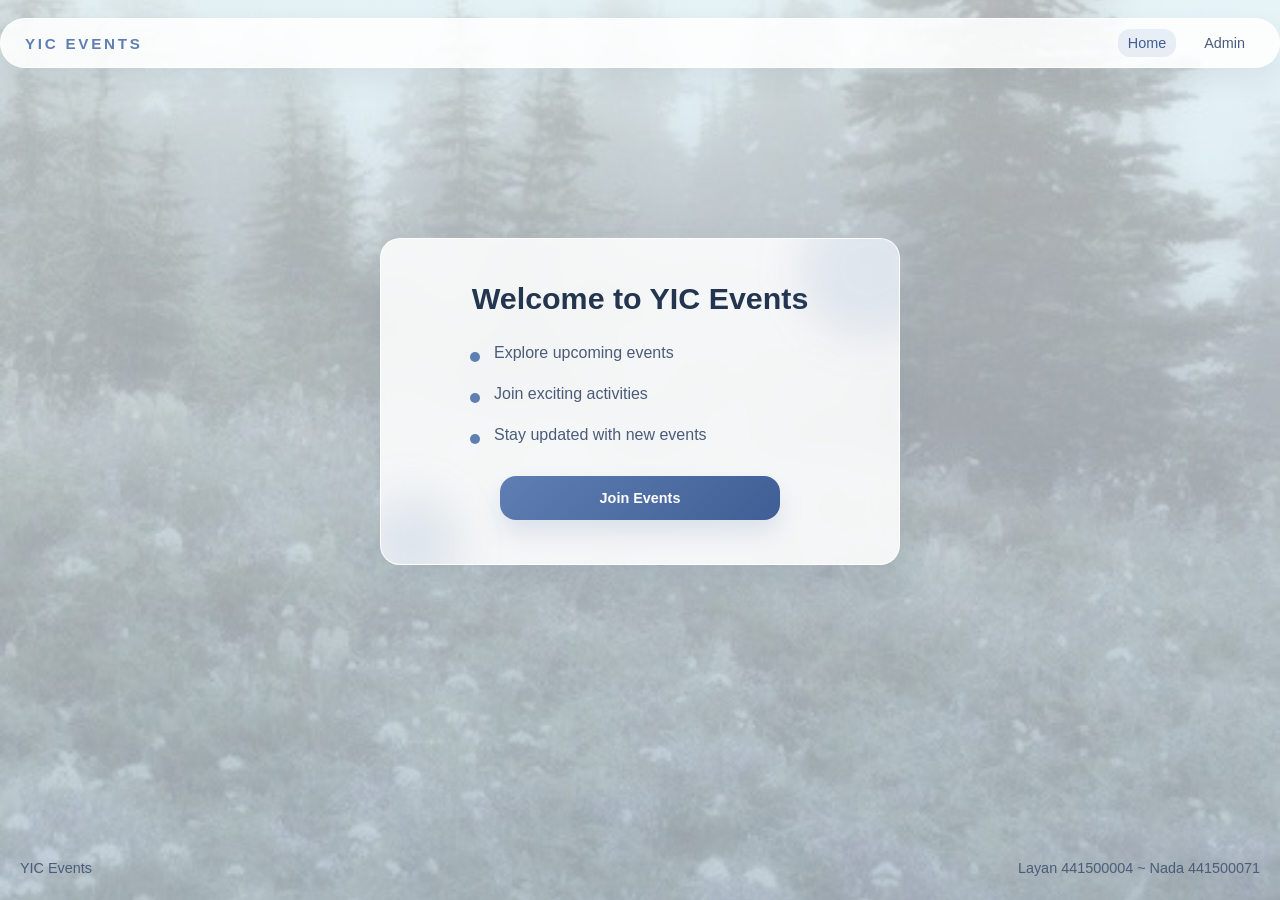
<file: index.html>
<!DOCTYPE html>
<html lang="en">
<head>
  <meta charset="UTF-8" />
  <meta name="viewport" content="width=device-width, initial-scale=1.0" />
  <title>YIC Events | Home</title>
  <link rel="stylesheet" href="../css/style.css" />
</head>
<body>

  <!-- Header -->
  <header class="site-header">
    <div class="container header-inner">
      <h1>YIC Events</h1>
      <nav class="top-nav">
        <a href="index.html" class="active">Home</a>
        <a href="admin.html">Admin</a>
      </nav>
    </div>
  </header>

  <!-- Main Content -->
  <main class="container">

    <section class="home-card card card--hero card--decor">

      <h2>Welcome to YIC Events</h2>

      <ul class="features-list">
        <li>Explore upcoming events</li>
        <li>Join exciting activities</li>
        <li>Stay updated with new events</li>
      </ul>
      <div class="divider"></div>
      <button class="btn main-btn" onclick="goToEvents()">Join Events</button>

    </section>

  </main>

  <div class="modal-overlay" id="accountModal">
    <div class="modal-card">
      <h3>Do you already have an account?</h3>
      <p>Press Yes if you want to log in, or No if you want to register.</p>
      <div class="modal-actions">
        <button class="btn yes-btn" onclick="goToLogin()">Yes</button>
        <button class="btn no-btn" onclick="goToRegister()">No</button>
      </div>
    </div>
  </div>

  <!-- Footer -->
  <footer class="site-footer">
    <p>YIC Events</p>
    <p>Layan 441500004 ~ Nada 441500071</p>
  </footer>

  <script src="../js/script.js"></script>
</body>
</html>
</file>
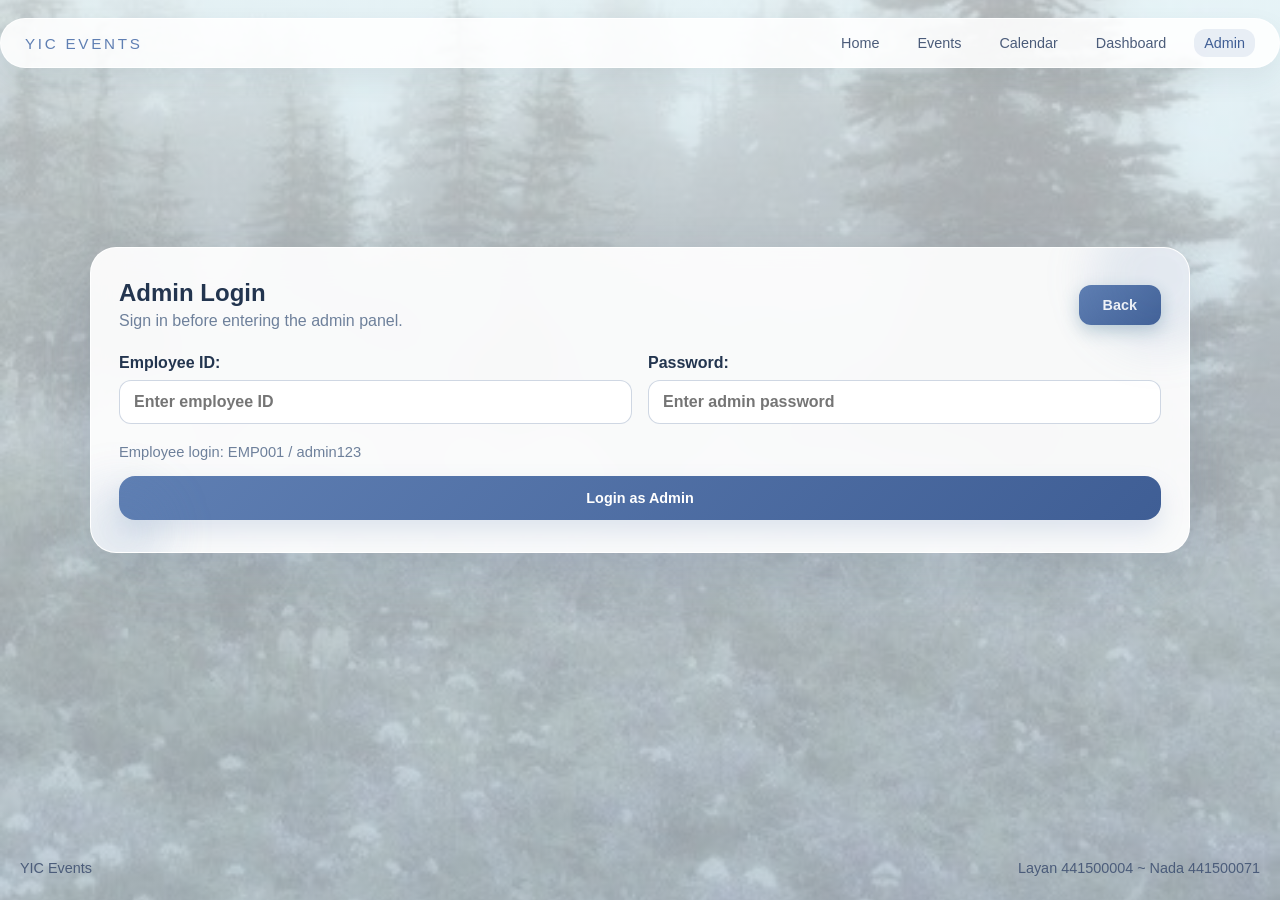
<file: admin.html>
<!DOCTYPE html>
<html lang="en">
<head>
  <meta charset="UTF-8" />
  <meta name="viewport" content="width=device-width, initial-scale=1.0" />
  <title>YIC Events | Admin</title>
  <link rel="stylesheet" href="../css/style.css" />
</head>
<body>
  <header class="site-header">
    <div class="container header-inner">
      <span class="logo">YIC Events</span>
      <nav class="top-nav">
        <a href="../pages/index.html">Home</a>
        <a href="events.html">Events</a>
        <a href="calendar.html">Calendar</a>
        <a href="dashboard.html">Dashboard</a>
        <a href="admin.html" class="active">Admin</a>
      </nav>
    </div>
  </header>

  <main class="container">
    <section class="dashboard-card card card--wide card--decor admin-page" id="adminPage">
      <div class="admin-login-gate" id="adminLoginGate">
        <div class="dashboard-title">
          <div class="admin-heading">
            <h2>Admin Login</h2>
            <p>Sign in before entering the admin panel.</p>
          </div>
          <div class="dashboard-title-actions">
            <a href="index.html" class="dashboard-events-btn">Back</a>
          </div>
        </div>

        <form class="admin-form" id="adminLoginForm">
          <div class="admin-form-grid">
            <label>
              Employee ID:
              <input type="text" id="adminId" placeholder="Enter employee ID" required />
            </label>
            <label>
              Password:
              <input type="password" id="adminPassword" placeholder="Enter admin password" required />
            </label>
          </div>

          <p class="admin-login-note">Employee login: EMP001 / admin123</p>
          <button type="submit" class="btn login-btn">Login as Admin</button>
        </form>
      </div>

      <div id="adminContent" style="display: none;">
        <div class="dashboard-title">
          <div class="admin-heading">
            <h2>Admin Panel</h2>
            <p>Manage events and users from one place.</p>
          </div>
          <div class="dashboard-title-actions">
            <a href="index.html" class="dashboard-events-btn">Back</a>
            <a href="events.html" class="dashboard-events-btn">Browse Events</a>
            <a href="calendar.html" class="dashboard-events-btn">Calendar</a>
            <button type="button" class="dashboard-events-btn" id="adminLogoutBtn">Logout</button>
          </div>
        </div>

        <div class="admin-section-card">
          <div class="admin-section-header">
            <h3>Quick Add</h3>
            <p>Use the tabs to add a new event or create a user account.</p>
          </div>

          <div class="admin-tabs">
            <button type="button" class="admin-tab active" data-tab="event">Add Event</button>
            <button type="button" class="admin-tab" data-tab="user">Add User</button>
          </div>

          <div class="admin-panel active" id="adminEventPanel">
            <form class="admin-form" id="adminEventForm">
              <div class="admin-form-grid">
                <label>
                  Event Title:
                  <input type="text" id="adminEventTitle" placeholder="Enter event title" required />
                </label>
                <label>
                  Date:
                  <input type="date" id="adminEventDate" required />
                </label>
                <label>
                  Location:
                  <input type="text" id="adminEventLocation" placeholder="Enter event location" required />
                </label>
                <label>
                  Category:
                  <select id="adminEventCategory" required>
                    <option value="">Select category</option>
                    <option value="Sports">Sports</option>
                    <option value="Academic">Academic</option>
                    <option value="Social">Social</option>
                    <option value="Cultural">Cultural</option>
                  </select>
                </label>
                <label class="admin-form-full">
                  Description:
                  <textarea id="adminEventDescription" placeholder="Enter event description" rows="5" required></textarea>
                </label>
              </div>

              <button type="submit" class="btn login-btn">Save Event</button>
            </form>
          </div>

          <div class="admin-panel" id="adminUserPanel">
            <form class="admin-form" id="adminUserForm">
              <div class="admin-form-grid">
                <label>
                  Name:
                  <input type="text" id="adminUserName" placeholder="Enter full name" required />
                </label>
                <label>
                  Student ID:
                  <input type="text" id="adminUserStudentId" placeholder="Enter student ID" required />
                </label>
                <label>
                  Email:
                  <input type="email" id="adminUserEmail" placeholder="Enter email address" required />
                </label>
                <label>
                  Major:
                  <input type="text" id="adminUserMajor" placeholder="Enter major" required />
                </label>
                <label>
                  Password:
                  <input type="password" id="adminUserPassword" placeholder="Create password" required />
                </label>
                <label>
                  Date of Birth:
                  <input type="date" id="adminUserDob" required />
                </label>
              </div>

              <button type="submit" class="btn login-btn">Save User</button>
            </form>
          </div>
        </div>

        <div class="admin-section-card">
          <div class="admin-section-header">
            <h3>Overview</h3>
            <p>A quick summary of the current event system data.</p>
          </div>

          <div class="admin-stats">
            <div class="admin-stat-card">
              <span class="admin-stat-label">Total Events</span>
              <strong id="adminTotalEvents">0</strong>
            </div>
            <div class="admin-stat-card">
              <span class="admin-stat-label">Total Users</span>
              <strong id="adminTotalUsers">0</strong>
            </div>
            <div class="admin-stat-card">
              <span class="admin-stat-label">Registrations</span>
              <strong id="adminTotalRegistrations">0</strong>
            </div>
          </div>

          <div class="admin-grid">
            <div class="dashboard-section">
              <div class="section-header">
                <h3>All Registrations</h3>
              </div>
              <div class="registration-list" id="adminRegistrations"></div>
            </div>

            <div class="dashboard-section">
              <div class="section-header">
                <h3>Registered Users</h3>
              </div>
              <div class="admin-user-list" id="adminUsers"></div>
            </div>
          </div>
        </div>
      </div>
    </section>
  </main>

  <div class="modal-overlay" id="eventDetailsModal">
    <div class="modal-card">
      <button class="close-modal" onclick="closeEventDetailsModal()">&times;</button>
      <h3 id="modalEventTitle">Event Title</h3>

      <div class="modal-event-details">
        <p><strong>Date:</strong> <span id="modalEventDate"></span></p>
        <p><strong>Location:</strong> <span id="modalEventLocation"></span></p>
        <p><strong>Category:</strong> <span id="modalEventCategory"></span></p>
        <p><strong>Description:</strong></p>
        <p id="modalEventDescription"></p>
      </div>
    </div>
  </div>

  <footer class="site-footer">
    <p>YIC Events</p>
    <p>Layan 441500004 ~ Nada 441500071</p>
  </footer>

  <script src="../js/script.js"></script>
</body>
</html>
</file>
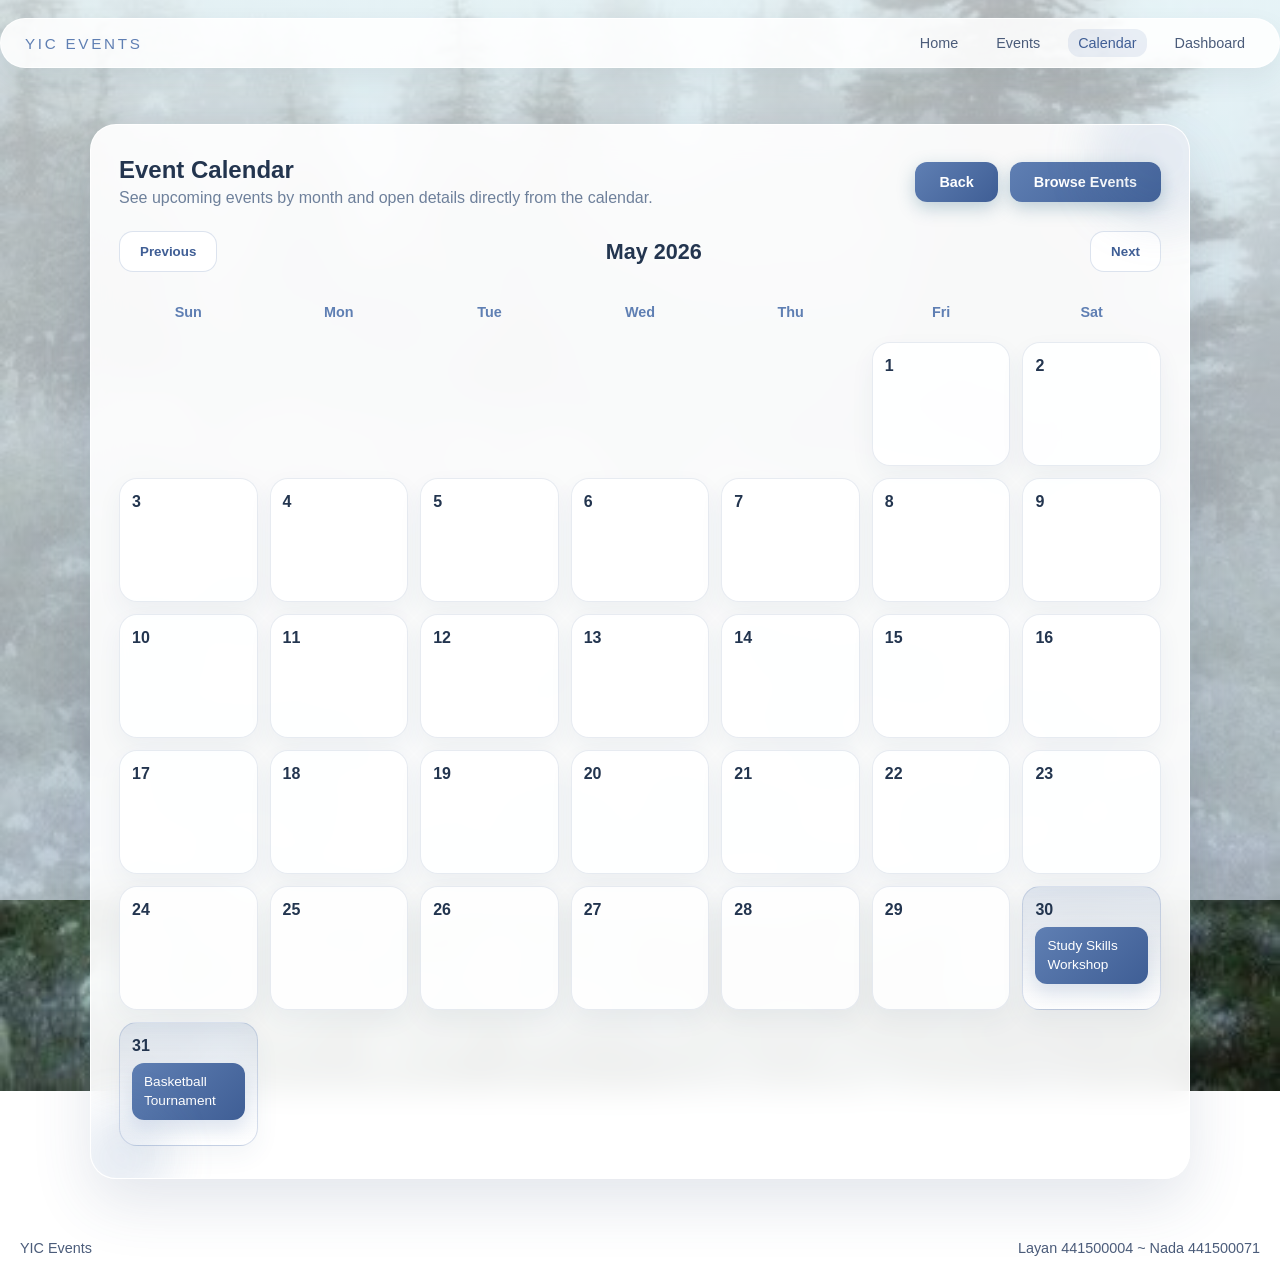
<file: calendar.html>
<!DOCTYPE html>
<html lang="en">
<head>
  <meta charset="UTF-8" />
  <meta name="viewport" content="width=device-width, initial-scale=1.0" />
  <title>YIC Events | Calendar</title>
  <link rel="stylesheet" href="../css/style.css" />
</head>
<body>
  <header class="site-header">
    <div class="container header-inner">
      <span class="logo">YIC Events</span>
      <nav class="top-nav">
        <a href="index.html">Home</a>
        <a href="events.html">Events</a>
        <a href="calendar.html" class="active">Calendar</a>
        <a href="dashboard.html">Dashboard</a>
      </nav>
    </div>
  </header>

  <main class="container">
    <section class="calendar-card card card--wide card--decor" id="calendarPage">
      <div class="dashboard-title">
        <div class="admin-heading">
          <h2>Event Calendar</h2>
          <p>See upcoming events by month and open details directly from the calendar.</p>
        </div>
        <div class="dashboard-title-actions">
          <a href="events.html" class="dashboard-events-btn">Back</a>
          <a href="events.html" class="dashboard-events-btn">Browse Events</a>
        </div>
      </div>

      <div class="calendar-toolbar">
        <button type="button" class="calendar-nav-btn" id="calendarPrevBtn">Previous</button>
        <h3 class="calendar-month" id="calendarMonthLabel">May 2026</h3>
        <button type="button" class="calendar-nav-btn" id="calendarNextBtn">Next</button>
      </div>

      <div class="calendar-grid calendar-grid--labels" id="calendarDayLabels"></div>
      <div class="calendar-grid" id="calendarGrid"></div>
    </section>
  </main>

  <div class="modal-overlay" id="eventDetailsModal">
    <div class="modal-card">
      <button class="close-modal" onclick="closeEventDetailsModal()">&times;</button>
      <h3 id="modalEventTitle">Event Title</h3>

      <div class="modal-event-details">
        <p><strong>Date:</strong> <span id="modalEventDate"></span></p>
        <p><strong>Location:</strong> <span id="modalEventLocation"></span></p>
        <p><strong>Category:</strong> <span id="modalEventCategory"></span></p>
        <p><strong>Description:</strong></p>
        <p id="modalEventDescription"></p>
      </div>
    </div>
  </div>

  <footer class="site-footer">
    <p>YIC Events</p>
    <p>Layan 441500004 ~ Nada 441500071</p>
  </footer>

  <script src="../js/script.js"></script>
</body>
</html>
</file>
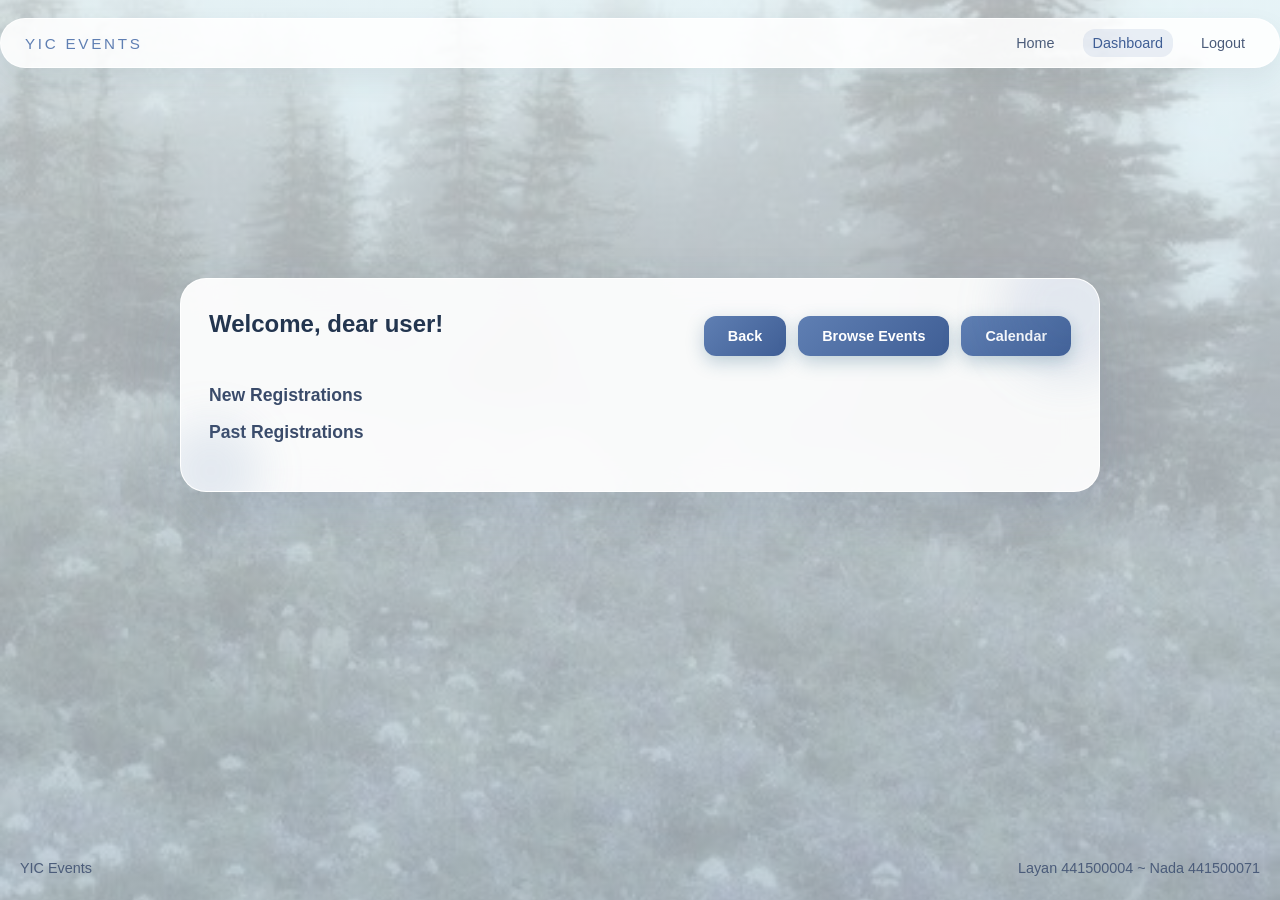
<file: dashboard.html>
<!DOCTYPE html>
<html lang="en">
<head>
  <meta charset="UTF-8" />
  <meta name="viewport" content="width=device-width, initial-scale=1.0" />
  <title>YIC Events | Dashboard</title>
  <link rel="stylesheet" href="../css/style.css" />
</head>
<body>
  <header class="site-header">
    <div class="container header-inner">
      <span class="logo">YIC Events</span>
      <nav class="top-nav">
        <a href="../pages/index.html">Home</a>
        <a href="dashboard.html" class="active">Dashboard</a>
        <a href="login.html">Logout</a>
      </nav>
    </div>
  </header>

  <main class="container">
    <section class="dashboard-card card card--wide card--decor" id="dashboardPage">
      <div class="dashboard-title">
        <h2 id="dashboardWelcome">Welcome, dear user!</h2>
        <div class="dashboard-title-actions">
          <a href="../pages/index.html" class="dashboard-events-btn">Back</a>
          <a href="events.html" class="dashboard-events-btn">Browse Events</a>
          <a href="calendar.html" class="dashboard-events-btn">Calendar</a>
        </div>
      </div>

        <div class="dashboard-section">
          <div class="section-header">
            <h3>New Registrations</h3>
          </div>
          <div class="registration-list" id="newRegistrations"></div>
        </div>

        <div class="dashboard-section">
          <div class="section-header">
            <h3>Past Registrations</h3>
          </div>
          <div class="registration-list" id="pastRegistrations"></div>
        </div>
    </section>
  </main>

  <div class="modal-overlay" id="eventDetailsModal">
    <div class="modal-card">
      <button class="close-modal" onclick="closeEventDetailsModal()">&times;</button>
      <h3 id="modalEventTitle">Event Title</h3>
            
      <div class="modal-event-details">
        <p><strong>Date:</strong> <span id="modalEventDate"></span></p>
        <p><strong>Location:</strong> <span id="modalEventLocation"></span></p>
        <p><strong>Category:</strong> <span id="modalEventCategory"></span></p>
        <p><strong>Description:</strong></p>
        <p id="modalEventDescription"></p>
      </div>

    </div>
  </div>

  <footer class="site-footer">
    <p>YIC Events</p>
    <p>Layan 441500004 ~ Nada 441500071</p>
  </footer>
  <script src="../js/script.js"></script>
</body>
</html>
</file>
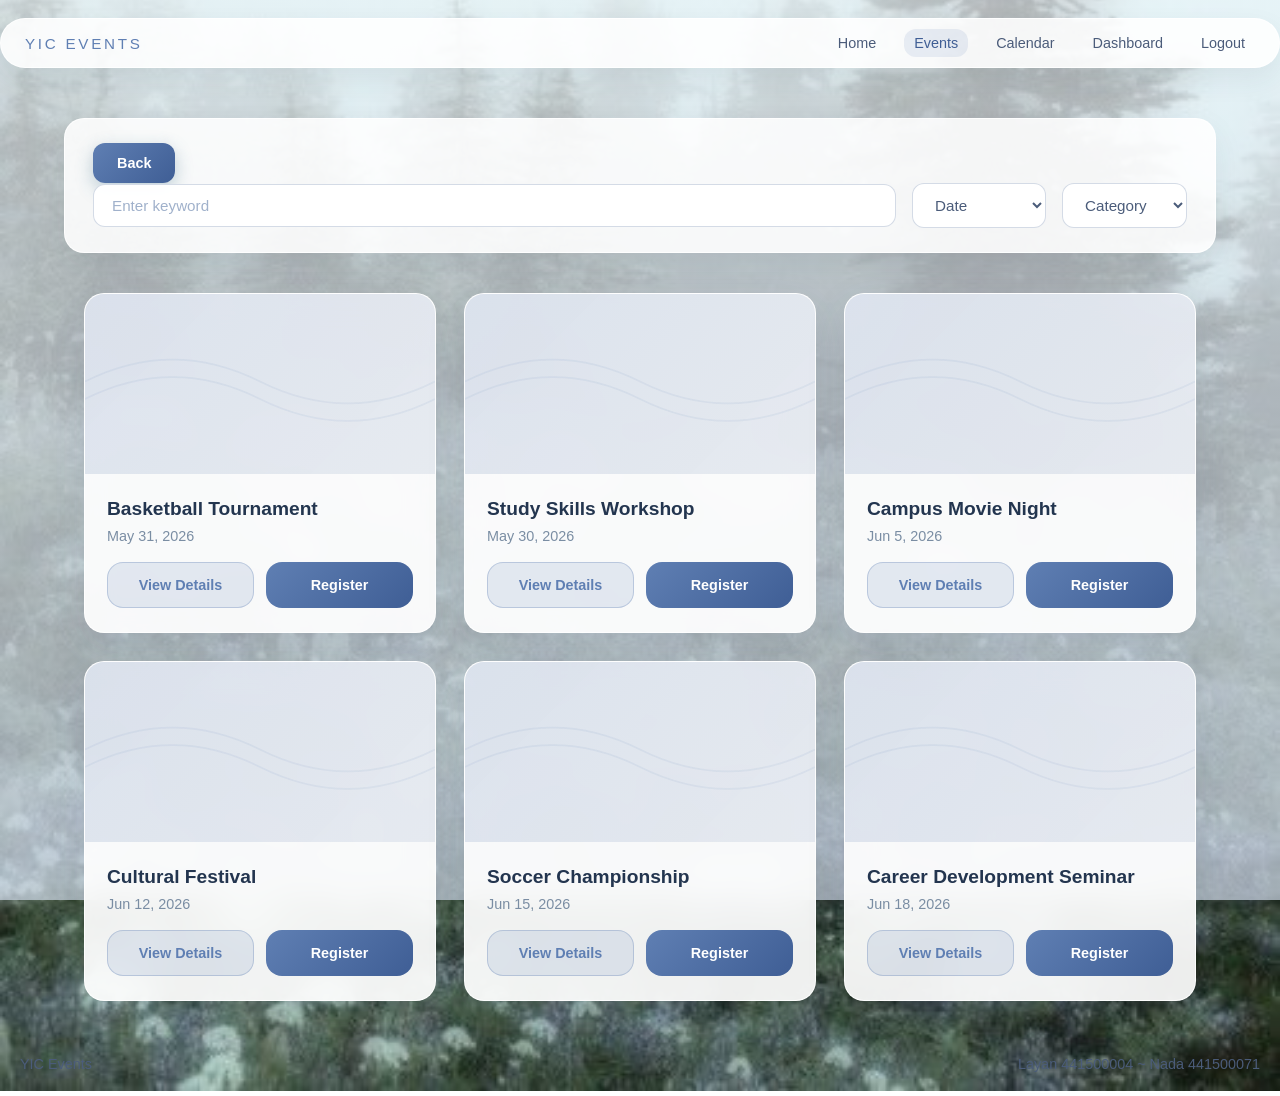
<file: events.html>
<!DOCTYPE html>
<html lang="en">
<head>
  <meta charset="UTF-8" />
  <meta name="viewport" content="width=device-width, initial-scale=1.0" />
  <title>YIC Events | Events</title>
  <link rel="stylesheet" href="../css/style.css" />
</head>
<div class="modal-overlay" id="eventDetailsModal">
  <div class="modal-card">
    <button class="close-modal" onclick="closeEventDetailsModal()">✕</button>
    <h3 id="modalEventTitle">Event Title</h3>

    <div class="modal-event-details">
      <p><strong>Date:</strong> <span id="modalEventDate"></span></p>
      <p><strong>Location:</strong> <span id="modalEventLocation"></span></p>
      <p><strong>Category:</strong> <span id="modalEventCategory"></span></p>
      <p><strong>Description:</strong></p>
      <p id="modalEventDescription"></p>
    </div>
  </div>
</div>
<body>
  <header class="site-header">
    <div class="container header-inner">
      <span class="logo">YIC Events</span>
      <nav class="top-nav">
        <a href="../pages/index.html">Home</a>
        <a href="events.html" class="active">Events</a>
        <a href="calendar.html">Calendar</a>
        <a href="dashboard.html">Dashboard</a>
        <a href="login.html">Logout</a>
      </nav>
    </div>
  </header>

  <main class="container">
    <!-- Search and Filter Section -->
    <div class="events-header">
      <a href="dashboard.html" class="dashboard-events-btn">Back</a>
      <div class="search-bar">
        <input type="text" class="search-input" placeholder="Enter keyword" />
        <select class="filter-dropdown">
          <option>Date</option>
          <option>Upcoming</option>
          <option>This Week</option>
          <option>This Month</option>
        </select>
        <select class="filter-dropdown">
          <option>Category</option>
          <option>Sports</option>
          <option>Academic</option>
          <option>Social</option>
          <option>Cultural</option>
        </select>
      </div>
    </div>

    <!-- Events Grid -->
    <div class="events-grid" id="eventsGrid">
      <!-- Event Card 1 -->
      <div class="event-card" data-id="basketball-tournament" data-category="sports" data-date="2024-05-31">
        <div class="event-card-image"></div>
        <div class="event-card-content">
          <h3 class="event-card-title">Basketball Tournament</h3>
          <p class="event-card-date">May 31, 2024</p>
          <div class="event-card-buttons">
            <button type="button" class="event-btn event-details-btn">View Details</button>
            <button type="button" class="event-btn event-register-btn">Register</button>
          </div>
        </div>
      </div>

      <!-- Event Card 2 -->
      <div class="event-card" data-id="study-skills-workshop" data-category="academic" data-date="2024-05-30">
        <div class="event-card-image"></div>
        <div class="event-card-content">
          <h3 class="event-card-title">Study Skills Workshop</h3>
          <p class="event-card-date">May 30, 2024</p>
          <div class="event-card-buttons">
            <button type="button" class="event-btn event-details-btn">View Details</button>
            <button type="button" class="event-btn event-register-btn">Register</button>
          </div>
        </div>
      </div>

      <!-- Event Card 3 -->
      <div class="event-card" data-id="campus-movie-night" data-category="social" data-date="2026-06-05">
        <div class="event-card-image"></div>
        <div class="event-card-content">
          <h3 class="event-card-title">Campus Movie Night</h3>
          <p class="event-card-date">Jun 5, 2026</p>
          <div class="event-card-buttons">
            <button type="button" class="event-btn event-details-btn">View Details</button>
            <button type="button" class="event-btn event-register-btn">Register</button>
          </div>
        </div>
      </div>

      <!-- Event Card 4 -->
      <div class="event-card" data-id="cultural-festival" data-category="cultural" data-date="2027-06-12">
        <div class="event-card-image"></div>
        <div class="event-card-content">
          <h3 class="event-card-title">Cultural Festival</h3>
          <p class="event-card-date">Jun 12, 2027</p>
          <div class="event-card-buttons">
            <button type="button" class="event-btn event-details-btn">View Details</button>
            <button type="button" class="event-btn event-register-btn">Register</button>
          </div>
        </div>
      </div>

      <!-- Event Card 5 -->
      <div class="event-card" data-id="soccer-championship" data-category="sports" data-date="2024-06-15">
        <div class="event-card-image"></div>
        <div class="event-card-content">
          <h3 class="event-card-title">Soccer Championship</h3>
          <p class="event-card-date">Jun 15, 2024</p>
          <div class="event-card-buttons">
            <button type="button" class="event-btn event-details-btn">View Details</button>
            <button type="button" class="event-btn event-register-btn">Register</button>
          </div>
        </div>
      </div>

      <!-- Event Card 6 -->
      <div class="event-card" data-id="career-development-seminar" data-category="academic" data-date="2024-06-18">
        <div class="event-card-image"></div>
        <div class="event-card-content">
          <h3 class="event-card-title">Career Development Seminar</h3>
          <p class="event-card-date">Jun 18, 2024</p>
          <div class="event-card-buttons">
            <button type="button" class="event-btn event-details-btn">View Details</button>
            <button type="button" class="event-btn event-register-btn">Register</button>
          </div>
        </div>
      </div>
    </div>
  </main>

  <div class="modal-overlay" id="confirmationModal">
    <div class="modal-card">
      <h3 id="modalTitle">Confirmation</h3>
      <p id="modalMessage">Are you sure?</p>
      <div class="modal-actions">
        <button class="btn yes-btn" onclick="confirmModalChoice(true)">Yes</button>
        <button class="btn no-btn" onclick="confirmModalChoice(false)">No</button>
      </div>
    </div>
  </div>

  <footer class="site-footer">
    <p>YIC Events</p>
    <p>Layan 441500004 ~ Nada 441500071</p>
  </footer>
  <script src="../js/script.js"></script>
</body>
</html>
</file>
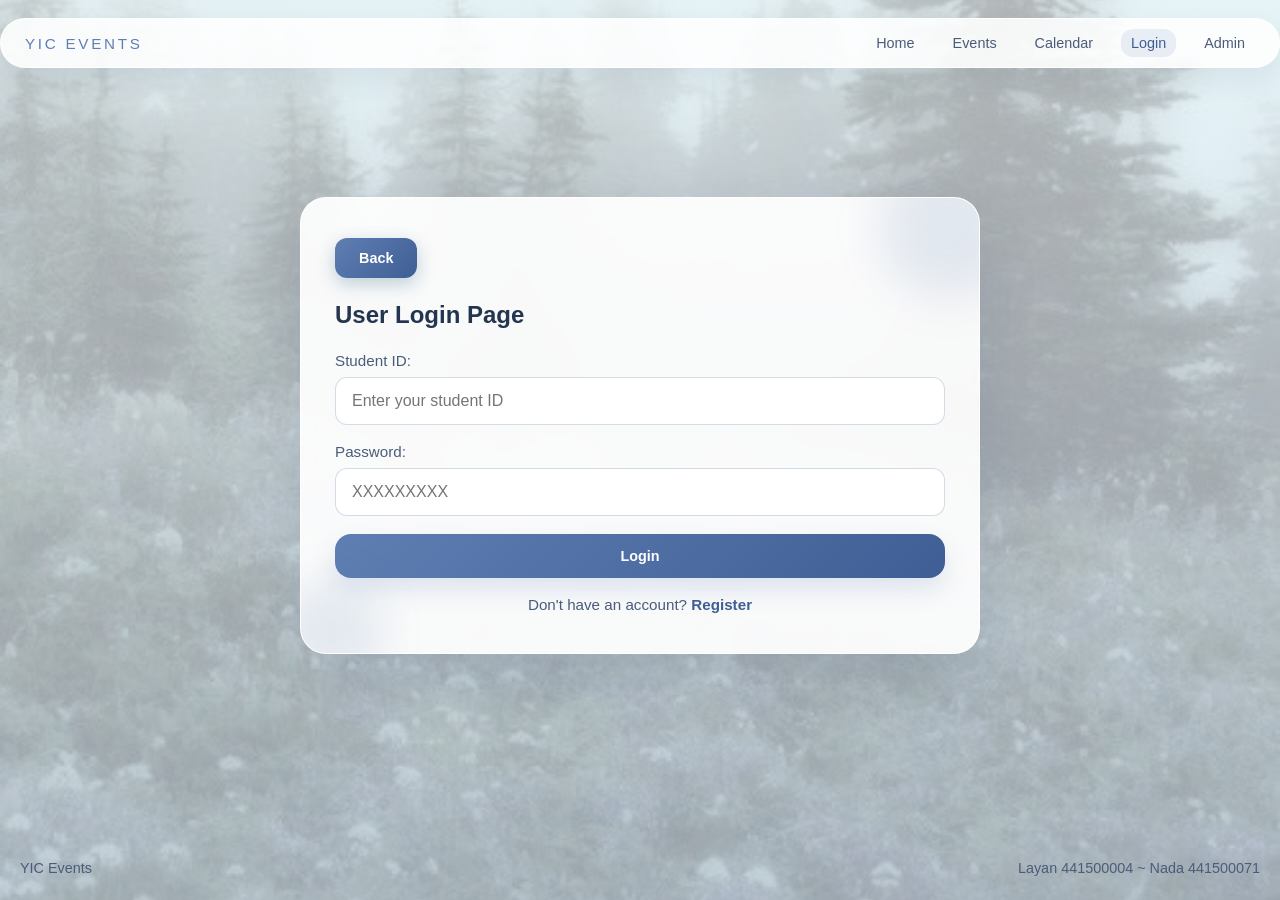
<file: login.html>
<html lang="en">
<head>
  <meta charset="UTF-8" />
  <meta name="viewport" content="width=device-width, initial-scale=1.0" />
  <title>YIC Events | Login</title>
  <link rel="stylesheet" href="../css/style.css" />
</head>
<body>
  <header class="site-header">
    <div class="container header-inner">
      <span class="logo">YIC Events</span>
      <nav class="top-nav">
        <a href="../pages/index.html">Home</a>
        <a href="events.html">Events</a>
        <a href="calendar.html">Calendar</a>
        <a href="login.html" class="active">Login</a>
        <a href="admin.html">Admin</a>
      </nav>
    </div>
  </header>

  <main class="container">
    <section class="login-card card card--wide card--decor">
      <div class="dashboard-title">
        <a href="../pages/index.html" class="dashboard-events-btn">Back</a>
      </div>

      <h2>User Login Page</h2>

      <form class="login-form" id="loginForm">
        <label>
          Student ID:
          <input type="text" id="loginStudentId" placeholder="Enter your student ID" required />
        </label>
        <label>
          Password:
          <input type="password" id="loginPassword" placeholder="XXXXXXXXX" required />
        </label>

        <button type="submit" class="btn login-btn">Login</button>
      </form>

      <p class="register-text">Don't have an account? <a href="register.html">Register</a></p>
    </section>
  </main>

  <div class="modal-overlay" id="confirmationModal">
    <div class="modal-card">
      <h3 id="modalTitle">Confirmation</h3>
      <p id="modalMessage">Are you sure?</p>
      <div class="modal-actions">
        <button class="btn yes-btn" onclick="confirmModalChoice(true)">Yes</button>
        <button class="btn no-btn" onclick="confirmModalChoice(false)">No</button>
      </div>
    </div>
  </div>

  <footer class="site-footer">
    <p>YIC Events</p>
    <p>Layan 441500004 ~ Nada 441500071</p>
  </footer>
  <script src="../js/script.js"></script>
</body>
</html>
</file>
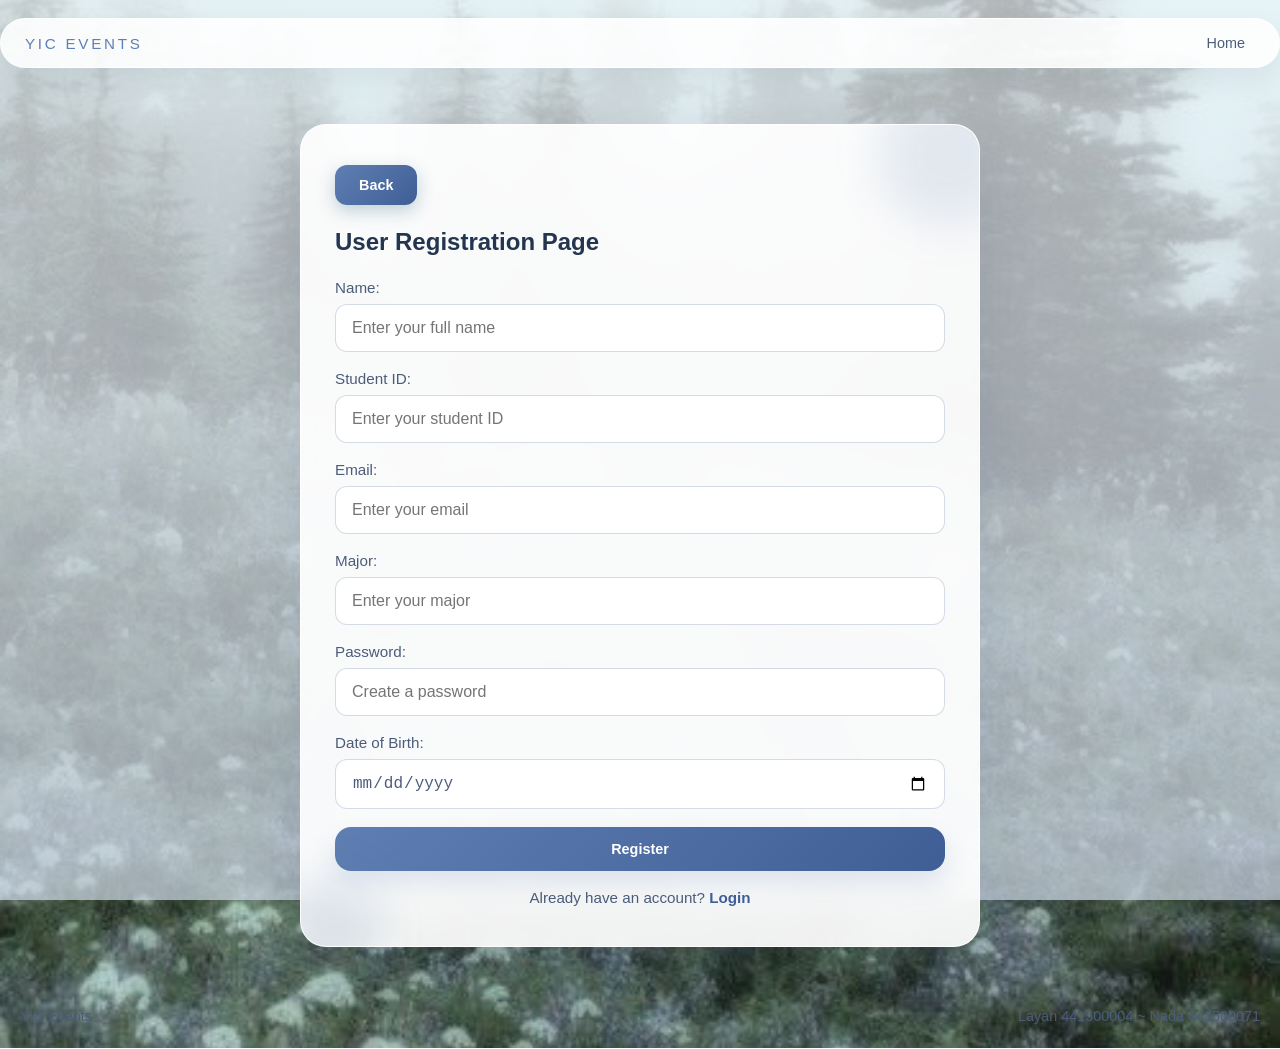
<file: register.html>
<!DOCTYPE html>
<html lang="en">
<head>
  <meta charset="UTF-8" />
  <meta name="viewport" content="width=device-width, initial-scale=1.0" />
  <title>YIC Events | Register</title>
  <link rel="stylesheet" href="../css/style.css" />
</head>
<body>
  <header class="site-header">
    <div class="container header-inner">
      <span class="logo">YIC Events</span>
      <nav class="top-nav">
        <a href="../pages/index.html">Home</a>
      </nav>
    </div>
  </header>

  <main class="container">
    <section class="login-card card card--wide card--decor">
      <div class="dashboard-title">
        <a href="../pages/index.html" class="dashboard-events-btn">Back</a>
      </div>

      <h2>User Registration Page</h2>

      <!-- Selected Event Display -->
      <div id="selectedEvent" class="selected-event" style="display: none;">
        <div class="event-summary">
          <h3>Registering for:</h3>
          <p id="eventTitle">Event Title</p>
          <p id="eventDate">Date: Event Date</p>
        </div>
      </div>

      <form class="login-form" id="registrationForm">
        <label>
          Name:
          <input type="text" id="userName" placeholder="Enter your full name" required />
        </label>
        <label>
          Student ID:
          <input type="text" id="studentId" placeholder="Enter your student ID" required />
        </label>
        <label>
          Email:
          <input type="email" id="userEmail" placeholder="Enter your email" required />
        </label>
        <label>
          Major:
          <input type="text" id="userMajor" placeholder="Enter your major" required />
        </label>
        <label>
          Password:
          <input type="password" id="userPassword" placeholder="Create a password" required />
        </label>
        <label>
          Date of Birth:
          <input type="date" id="userDob" placeholder="MM/DD/YYYY" required />
        </label>

        <button type="submit" class="btn login-btn">Register</button>
      </form>

      <p class="register-text">Already have an account? <a href="login.html">Login</a></p>
    </section>
  </main>

  <div class="modal-overlay" id="confirmationModal">
    <div class="modal-card">
      <h3 id="modalTitle">Confirmation</h3>
      <p id="modalMessage">Are you sure?</p>
      <div class="modal-actions">
        <button class="btn yes-btn" onclick="confirmModalChoice(true)">Yes</button>
        <button class="btn no-btn" onclick="confirmModalChoice(false)">No</button>
      </div>
    </div>
  </div>

  <footer class="site-footer">
    <p>YIC Events</p>
    <p>Layan 441500004 ~ Nada 441500071</p>
  </footer>
  <script src="../js/script.js"></script>
</body>
</html>
</file>
<file: css/style.css>
:root {
  --bg: rgba(255, 255, 255, 0.92);
  --bg-soft: rgba(255, 255, 255, 0.86);
  --accent: #5f7fb3;
  --accent-dark: #3f5e95;
  --text: #4b5c7a;
  --text-strong: #23354f;
  --light-border: rgba(255, 255, 255, 0.85);
  --shadow: 0 14px 40px rgba(57, 81, 118, 0.1);
  --shadow-strong: 0 24px 60px rgba(57, 81, 118, 0.14);
}

* {
  margin: 0;
  padding: 0;
  box-sizing: border-box;
}

body {
  font-family: "Segoe UI", sans-serif;
  background: linear-gradient(rgba(240, 244, 248, 0.7), rgba(207, 217, 232, 0.7)),
    url("../images/background-.jpg");
  background-size: cover;
  background-position: center;
  background-repeat: no-repeat;
  background-attachment: fixed;
  min-height: 100vh;
  display: flex;
  flex-direction: column;
}

.container {
  width: 90%;
  max-width: 100%;
  margin: auto;
}

.site-header {
  display: flex;
  justify-content: center;
  padding: 18px 0 10px;
}

.header-inner {
  display: flex;
  align-items: center;
  justify-content: space-between;
  width: 100%;
  gap: 16px;
  flex-wrap: wrap;
  background: rgba(255, 255, 255, 0.88);
  border: 1px solid var(--light-border);
  border-radius: 999px;
  padding: 10px 24px;
  box-shadow: 0 12px 28px rgba(34, 60, 80, 0.08);
}

.site-header h1,
.logo {
  font-size: 0.95rem;
  letter-spacing: 0.18em;
  text-transform: uppercase;
  color: var(--accent);
  margin: 0;
}

.top-nav {
  display: flex;
  gap: 18px;
  align-items: center;
  flex-wrap: wrap;
  justify-content: center;
}

.top-nav a {
  color: var(--text);
  text-decoration: none;
  font-size: 0.9rem;
  padding: 6px 10px;
  border-radius: 12px;
  transition: 0.2s ease;
}

.top-nav a:hover,
.top-nav a.active {
  background: rgba(95, 127, 179, 0.12);
  color: var(--accent-dark);
}

.card,
.event-card {
  position: relative;
  background: var(--bg);
  border-radius: 20px;
  border: 1px solid var(--light-border);
  box-shadow: var(--shadow);
  overflow: hidden;
  transition: transform 0.3s ease, box-shadow 0.3s ease;
}

.card--hero {
  max-width: 520px;
  margin: 40px auto;
  padding: 44px 34px;
  text-align: center;
  background: var(--bg-soft);
  backdrop-filter: blur(14px);
}

.card--wide {
  max-width: 680px;
  margin: 46px auto;
  padding: 40px 34px;
  text-align: left;
  border-radius: 26px;
  border: 1px solid rgba(255, 255, 255, 0.92);
  box-shadow: var(--shadow-strong);
  backdrop-filter: blur(16px);
  background: rgba(255, 255, 255, 0.92);
}

.card--hero:hover,
.card--wide:hover {
  transform: translateY(-4px);
  box-shadow: 0 20px 52px rgba(57, 81, 118, 0.12);
}

.event-card:hover {
  transform: translateY(-6px);
  box-shadow: 0 18px 50px rgba(57, 81, 118, 0.15);
}

.card--decor::before,
.card--decor::after {
  content: "";
  position: absolute;
  border-radius: 50%;
  background: rgba(95, 127, 179, 0.14);
  filter: blur(22px);
}

.card--decor::before {
  width: 140px;
  height: 140px;
  top: -40px;
  right: -40px;
}

.card--decor::after {
  width: 100px;
  height: 100px;
  bottom: -30px;
  left: -20px;
}

.card--hero h2,
.card--wide h2,
.dashboard-title h2 {
  margin-bottom: 24px;
  color: var(--text-strong);
  line-height: 1.1;
}

.card--hero h2 {
  font-size: 1.9rem;
  line-height: 1.05;
}

.login-card .page-label {
  display: inline-flex;
  align-items: center;
  justify-content: center;
  padding: 8px 18px;
  margin-bottom: 24px;
  border-radius: 999px;
  background: rgba(95, 127, 179, 0.12);
  color: var(--accent);
  font-size: 0.9rem;
  letter-spacing: 0.08em;
}

.login-form {
  display: grid;
  gap: 18px;
}

.login-form label {
  display: grid;
  gap: 8px;
  font-size: 0.95rem;
  color: var(--text);
}

.login-form input,
.search-input,
.filter-dropdown {
  border-radius: 12px;
  border: 1px solid rgba(148, 166, 193, 0.4);
  background: rgba(255, 255, 255, 0.96);
  color: var(--text);
  font-size: 0.95rem;
}

.login-form input {
  width: 100%;
  padding: 14px 16px;
  font-size: 1rem;
}

.search-input,
.filter-dropdown {
  padding: 12px 18px;
}

.search-input {
  flex: 1;
  min-width: 250px;
}

.filter-dropdown {
  cursor: pointer;
}

.search-input::placeholder {
  color: #a0b1cb;
}

:is(.search-input, .filter-dropdown, .login-form input):focus {
  outline: none;
  border-color: var(--accent);
  box-shadow: 0 0 0 4px rgba(95, 127, 179, 0.12);
}

.register-text {
  margin-top: 18px;
  color: var(--text);
  font-size: 0.95rem;
  text-align: center;
}

.register-text a {
  color: var(--accent-dark);
  text-decoration: none;
  font-weight: 700;
}

.register-text a:hover {
  text-decoration: underline;
}

.features-list {
  list-style: none;
  text-align: left;
  margin: 0 auto 28px;
  padding-left: 0;
  max-width: 340px;
  color: #4f627f;
}

.features-list li {
  position: relative;
  margin-bottom: 14px;
  padding-left: 24px;
  line-height: 1.7;
}

.features-list li::before {
  content: "";
  position: absolute;
  left: 0;
  top: 0.8rem;
  width: 10px;
  height: 10px;
  border-radius: 50%;
  background: var(--accent);
}

.btn,
.event-btn,
.registration-actions button,
.dashboard-events-btn,
.event-details-button {
  padding: 14px 24px;
  border-radius: 16px;
  border: none;
  cursor: pointer;
  font-weight: 600;
  font-size: 0.9rem;
  transition: transform 0.2s ease, box-shadow 0.2s ease, opacity 0.2s ease;
  display: inline-flex;
  align-items: center;
  justify-content: center;
}

.main-btn,
.login-btn,
.event-register-btn,
.dashboard-events-btn,
.delete-btn,
.event-details-button {
  background: linear-gradient(135deg, var(--accent), var(--accent-dark));
  color: #fff;
}

.main-btn {
  width: min(280px, 100%);
  box-shadow: 0 12px 24px rgba(95, 127, 179, 0.18);
}

.login-btn {
  width: 100%;
  box-shadow: 0 12px 24px rgba(95, 127, 179, 0.18);
}

.main-btn:hover,
.login-btn:hover,
.event-register-btn:hover,
.dashboard-events-btn:hover,
.delete-btn:hover,
.event-details-button:hover {
  transform: translateY(-1px);
  opacity: 0.95;
}

.event-details-btn,
.view-btn {
  background: rgba(95, 127, 179, 0.15);
  color: var(--accent);
  border: 1px solid rgba(95, 127, 179, 0.3);
}

.event-details-btn:hover,
.view-btn:hover {
  background: rgba(95, 127, 179, 0.25);
}

.yes-btn,
.no-btn {
  min-width: 130px;
  flex: 1 1 140px;
  border-radius: 14px;
  font-weight: 600;
}

.yes-btn {
  background: var(--accent);
  color: white;
  box-shadow: 0 8px 18px rgba(95, 127, 179, 0.18);
}

.yes-btn:hover {
  background: #4a6a9a;
}

.no-btn {
  background: rgba(224, 230, 239, 0.95);
  color: #2f3e5c;
  border: 1px solid rgba(95, 127, 179, 0.15);
}

.no-btn:hover {
  background: #d6dfe8;
}

.site-footer {
  margin-top: auto;
  display: flex;
  justify-content: space-between;
  align-items: center;
  padding: 15px 20px 24px;
  font-size: 0.9rem;
  color: var(--text);
  flex-wrap: wrap;
  gap: 10px;
}

.site-footer p {
  margin: 0;
}

.events-header {
  background: rgba(255, 255, 255, 0.88);
  border: 1px solid rgba(255, 255, 255, 0.85);
  border-radius: 20px;
  padding: 24px 28px;
  margin: 40px auto;
  max-width: 1200px;
  box-shadow: 0 12px 30px rgba(34, 60, 80, 0.08);
}

.search-bar {
  display: flex;
  gap: 16px;
  flex-wrap: wrap;
  align-items: center;
}

.events-grid {
  display: grid;
  grid-template-columns: repeat(auto-fit, minmax(320px, 1fr));
  gap: 28px;
  margin: 40px auto;
  max-width: 1200px;
  padding: 0 20px;
}

.event-card {
  backdrop-filter: blur(14px);
}

.event-card-image {
  width: 100%;
  height: 180px;
  background: linear-gradient(135deg, rgba(95, 127, 179, 0.2), rgba(63, 94, 149, 0.1));
  position: relative;
  overflow: hidden;
}

.event-card-image::before {
  content: "";
  position: absolute;
  inset: 0;
  background: url('data:image/svg+xml,<svg xmlns="http://www.w3.org/2000/svg" viewBox="0 0 400 200"><defs><style>.wave{fill:none;stroke:rgba(95,127,179,0.15);stroke-width:2;}</style></defs><path class="wave" d="M0,100 Q100,50 200,100 T400,100"/><path class="wave" d="M0,120 Q100,70 200,120 T400,120"/></svg>');
  background-size: contain;
  background-repeat: no-repeat;
  opacity: 0.6;
}

.event-card-content {
  padding: 24px 22px;
}

.event-card-title {
  font-size: 1.2rem;
  font-weight: 700;
  color: var(--text-strong);
  margin-bottom: 8px;
}

.event-card-date {
  font-size: 0.9rem;
  color: #7a8da3;
  margin-bottom: 18px;
}

.event-card-buttons {
  display: grid;
  grid-template-columns: 1fr 1fr;
  gap: 12px;
}

.event-details-meta {
  display: grid;
  grid-template-columns: repeat(3, minmax(150px, 1fr));
  gap: 20px;
  margin-bottom: 24px;
}

.event-detail-item,
.registration-meta span,
.modal-card p,
.event-details-description,
.features-list,
.selected-event p,
.no-results h3 {
  color: var(--text);
}

.event-detail-item {
  display: flex;
  align-items: center;
  gap: 10px;
  font-size: 0.95rem;
}

.event-detail-item svg {
  width: 18px;
  height: 18px;
  stroke: var(--accent);
  flex-shrink: 0;
}

.event-details-description {
  margin-bottom: 30px;
  line-height: 1.8;
}

.event-details-description {
  color: var(--text);
}

.event-details-button.secondary {
  background: rgba(95, 127, 179, 0.15);
  color: var(--accent);
  border: 1px solid rgba(95, 127, 179, 0.3);
}

.no-results {
  grid-column: 1 / -1;
  text-align: center;
  padding: 40px 20px;
  color: #7a8da3;
}

.no-results h3 {
  margin-bottom: 8px;
  font-size: 1.2rem;
}

@media (max-width: 680px) {
  .site-header {
    padding-top: 14px;
  }

  .card--hero,
  .card--wide {
    margin: 24px auto;
    padding: 30px 22px;
  }

  .card--hero h2,
  .card--wide h2 {
    font-size: 1.6rem;
  }

  .main-btn,
  .search-input,
  .filter-dropdown {
    width: 100%;
  }

  .login-btn {
    width: 100%;
    padding: 16px 24px;
    font-size: 1.1rem;
  }

  .site-footer {
    justify-content: center;
  }

  .search-bar {
    flex-direction: column;
    align-items: stretch;
  }

  .events-grid {
    grid-template-columns: 1fr;
    gap: 20px;
  }
}

.modal-overlay {
  position: fixed;
  inset: 0;
  background: rgba(29, 53, 87, 0.45);
  display: none;
  align-items: center;
  justify-content: center;
  padding: 20px;
  z-index: 1000;
}

.modal-overlay.active {
  display: flex;
}

.modal-card {
  width: min(420px, 100%);
  background: rgba(255, 255, 255, 0.96);
  border-radius: 24px;
  border: 1px solid rgba(255, 255, 255, 0.9);
  box-shadow: 0 24px 60px rgba(34, 60, 80, 0.16);
  padding: 28px 26px;
  text-align: center;
  position: relative;
}

.modal-card h3 {
  margin-bottom: 14px;
  font-size: 1.3rem;
  color: var(--text-strong);
}

.modal-card p {
  margin-bottom: 24px;
  line-height: 1.6;
}

.modal-actions {
  display: flex;
  justify-content: center;
  gap: 16px;
  flex-wrap: wrap;
}

.modal-actions .btn {
  min-width: 110px;
}

.modal-event-details {
  text-align: left;
  margin: 20px 0;
}

.modal-event-details p {
  margin: 12px 0;
}

.modal-event-details strong {
  color: var(--text-strong);
}

.close-modal {
  position: absolute;
  top: 16px;
  right: 16px;
  width: 32px;
  height: 32px;
  background: none;
  border: none;
  font-size: 24px;
  color: var(--text);
  cursor: pointer;
  display: flex;
  align-items: center;
  justify-content: center;
  border-radius: 50%;
  transition: 0.2s ease;
}

.close-modal:hover {
  background: rgba(255, 255, 255, 0.5);
  color: var(--text-strong);
}

.dashboard-title {
  display: flex;
  justify-content: space-between;
  align-items: center;
  gap: 16px;
  flex-wrap: wrap;
  margin-bottom: 24px;
}

.dashboard-title-actions {
  display: flex;
  gap: 12px;
  flex-wrap: wrap;
  justify-content: flex-end;
}

.dashboard-events-btn {
  padding: 12px 24px;
  border-radius: 12px;
  text-decoration: none;
  display: inline-flex;
  box-shadow: 0 6px 18px rgba(31, 95, 122, 0.28);
}

.dashboard-events-btn:hover {
  transform: translateY(-2px);
  box-shadow: 0 8px 22px rgba(31, 95, 122, 0.35);
}

.dashboard-section {
  margin-bottom: 0;
}

.dashboard-card {
  max-width: 920px;
  padding: 32px 28px;
}

.dashboard-grid {
  display: grid;
  grid-template-columns: repeat(2, minmax(0, 1fr));
  gap: 20px;
}

.section-header h3 {
  margin: 0 0 16px;
  color: #3a4b6a;
  font-size: 1.1rem;
}

.registration-list {
  display: grid;
  gap: 16px;
}

.registration-item {
  display: flex;
  justify-content: space-between;
  align-items: center;
  gap: 16px;
  background: rgba(240, 244, 248, 0.9);
  border: 1px solid rgba(148, 166, 193, 0.3);
  border-radius: 16px;
  padding: 18px 20px;
}

.registration-meta {
  display: grid;
  gap: 4px;
}

.registration-meta span {
  color: var(--text);
  font-size: 0.95rem;
}

.registration-actions {
  display: flex;
  gap: 10px;
  flex-wrap: wrap;
}

.view-btn {
  background: rgba(95, 127, 179, 0.14);
  color: #3f5e95;
}

.delete-btn {
  background: linear-gradient(135deg, var(--accent), var(--accent-dark));
  color: white;
}

.empty-list {
  color: #7a8da3;
  padding: 18px 20px;
  border-radius: 16px;
  background: rgba(224, 230, 239, 0.7);
  border: 1px solid rgba(148, 166, 193, 0.35);
}

.admin-page {
  max-width: 1100px;
}

.admin-heading {
  display: grid;
  gap: 6px;
}

.admin-heading h2 {
  margin: 0;
}

.admin-heading p,
.admin-section-header p {
  margin: 0;
  color: #6e809b;
}

.admin-login-note {
  margin: 4px 0 0;
  color: #6e809b;
  font-size: 0.92rem;
}

.admin-section-card {
  background: rgba(255, 255, 255, 0.72);
  border: 1px solid rgba(148, 166, 193, 0.28);
  border-radius: 20px;
  padding: 22px;
  margin-bottom: 24px;
}

.admin-section-header {
  display: grid;
  gap: 6px;
  margin-bottom: 18px;
}

.admin-section-header h3 {
  margin: 0;
  color: var(--text-strong);
}

.admin-tabs {
  display: flex;
  gap: 12px;
  margin-bottom: 20px;
  flex-wrap: wrap;
}

.admin-tab {
  padding: 12px 20px;
  border: 1px solid rgba(148, 166, 193, 0.35);
  border-radius: 12px;
  background: rgba(255, 255, 255, 0.9);
  color: var(--text-strong);
  cursor: pointer;
  font-weight: 600;
}

.admin-tab.active {
  background: linear-gradient(135deg, var(--accent), var(--accent-dark));
  color: white;
  border-color: transparent;
}

.admin-panel {
  display: none;
  margin-bottom: 24px;
  background: rgba(255, 255, 255, 0.7);
  border: 1px solid rgba(148, 166, 193, 0.28);
  border-radius: 18px;
  padding: 22px;
}

.admin-panel.active {
  display: block;
}

.admin-form {
  display: grid;
  gap: 16px;
}

.admin-form-grid {
  display: grid;
  grid-template-columns: repeat(2, minmax(0, 1fr));
  gap: 16px;
}

.admin-form label {
  display: grid;
  gap: 8px;
  color: var(--text-strong);
  font-weight: 600;
}

.admin-form-full {
  grid-column: 1 / -1;
}

.admin-form input,
.admin-form select,
.admin-form textarea {
  width: 100%;
  padding: 12px 14px;
  border-radius: 12px;
  border: 1px solid rgba(148, 166, 193, 0.45);
  background: rgba(255, 255, 255, 0.96);
  color: var(--text);
  font: inherit;
}

.admin-form textarea {
  resize: vertical;
  min-height: 110px;
}

.admin-stats {
  display: grid;
  grid-template-columns: repeat(3, minmax(0, 1fr));
  gap: 16px;
  margin-bottom: 24px;
}

.admin-stat-card,
.admin-user-card {
  background: rgba(240, 244, 248, 0.9);
  border: 1px solid rgba(148, 166, 193, 0.3);
  border-radius: 16px;
  padding: 18px 20px;
}

.admin-stat-card strong {
  display: block;
  margin-top: 8px;
  color: var(--text-strong);
  font-size: 1.8rem;
}

.admin-stat-label {
  color: #6e809b;
  font-size: 0.92rem;
}

.admin-grid {
  display: grid;
  grid-template-columns: 1.6fr 1fr;
  gap: 20px;
}

.admin-user-list {
  display: grid;
  gap: 16px;
}

.admin-user-card {
  display: grid;
  gap: 6px;
}

.admin-registration-item {
  align-items: flex-start;
}

@media (max-width: 780px) {
  .header-inner {
    justify-content: center;
    border-radius: 28px;
    padding: 14px 18px;
  }

  .top-nav {
    width: 100%;
    gap: 10px;
  }

  .top-nav a {
    flex: 1 1 auto;
    text-align: center;
  }

  .dashboard-grid {
    grid-template-columns: 1fr;
  }

  .admin-stats,
  .admin-grid {
    display: grid;
    grid-template-columns: 1fr;
  }

  .admin-form-grid {
    grid-template-columns: 1fr;
  }

  .dashboard-title-actions {
    width: 100%;
    justify-content: stretch;
  }

  .dashboard-events-btn {
    flex: 1 1 180px;
  }

  .dashboard-card {
    padding: 28px 22px;
  }
}

.selected-event {
  background: rgba(95, 127, 179, 0.08);
  border: 1px solid rgba(95, 127, 179, 0.2);
  border-radius: 12px;
  padding: 16px;
  margin-bottom: 24px;
}

.event-summary h3 {
  margin: 0 0 8px 0;
  color: var(--accent);
  font-size: 1rem;
}

.event-summary p {
  margin: 4px 0;
  color: var(--text);
  font-size: 0.9rem;
}

.calendar-card {
  max-width: 1100px;
  padding: 32px 28px;
}

.calendar-toolbar {
  display: flex;
  align-items: center;
  justify-content: space-between;
  gap: 16px;
  margin-bottom: 22px;
  flex-wrap: wrap;
}

.calendar-month {
  margin: 0;
  color: var(--text-strong);
  font-size: 1.35rem;
  text-align: center;
}

.calendar-nav-btn {
  padding: 12px 20px;
  border: 1px solid rgba(95, 127, 179, 0.22);
  border-radius: 14px;
  background: rgba(255, 255, 255, 0.88);
  color: var(--accent-dark);
  cursor: pointer;
  font-weight: 600;
  transition: 0.2s ease;
}

.calendar-nav-btn:hover {
  transform: translateY(-1px);
  background: rgba(95, 127, 179, 0.12);
}

.calendar-grid {
  display: grid;
  grid-template-columns: repeat(7, minmax(0, 1fr));
  gap: 12px;
}

.calendar-grid--labels {
  margin-bottom: 12px;
}

.calendar-day-label {
  text-align: center;
  font-size: 0.9rem;
  font-weight: 700;
  color: var(--accent);
  padding: 10px 0;
}

.calendar-cell {
  min-height: 124px;
  padding: 14px 12px;
  border-radius: 18px;
  background: rgba(255, 255, 255, 0.88);
  border: 1px solid rgba(148, 166, 193, 0.22);
  box-shadow: 0 10px 24px rgba(57, 81, 118, 0.06);
  display: flex;
  flex-direction: column;
  gap: 8px;
}

.calendar-cell--empty {
  background: transparent;
  border: none;
  box-shadow: none;
}

.calendar-cell--event {
  background: linear-gradient(180deg, rgba(95, 127, 179, 0.16), rgba(255, 255, 255, 0.92));
  border-color: rgba(95, 127, 179, 0.24);
}

.calendar-day-number {
  font-weight: 700;
  color: var(--text-strong);
  font-size: 1rem;
}

.calendar-event-pill {
  border: none;
  border-radius: 12px;
  padding: 10px 12px;
  text-align: left;
  background: linear-gradient(135deg, var(--accent), var(--accent-dark));
  color: white;
  cursor: pointer;
  font-size: 0.85rem;
  line-height: 1.35;
  box-shadow: 0 10px 18px rgba(95, 127, 179, 0.18);
}

.calendar-event-pill:hover {
  opacity: 0.94;
  transform: translateY(-1px);
}

@media (max-width: 780px) {
  .calendar-card {
    padding: 28px 22px;
  }

  .calendar-grid {
    grid-template-columns: repeat(2, minmax(0, 1fr));
  }

  .calendar-grid--labels {
    display: none;
  }

  .calendar-cell {
    min-height: 100px;
  }
}
</file>
